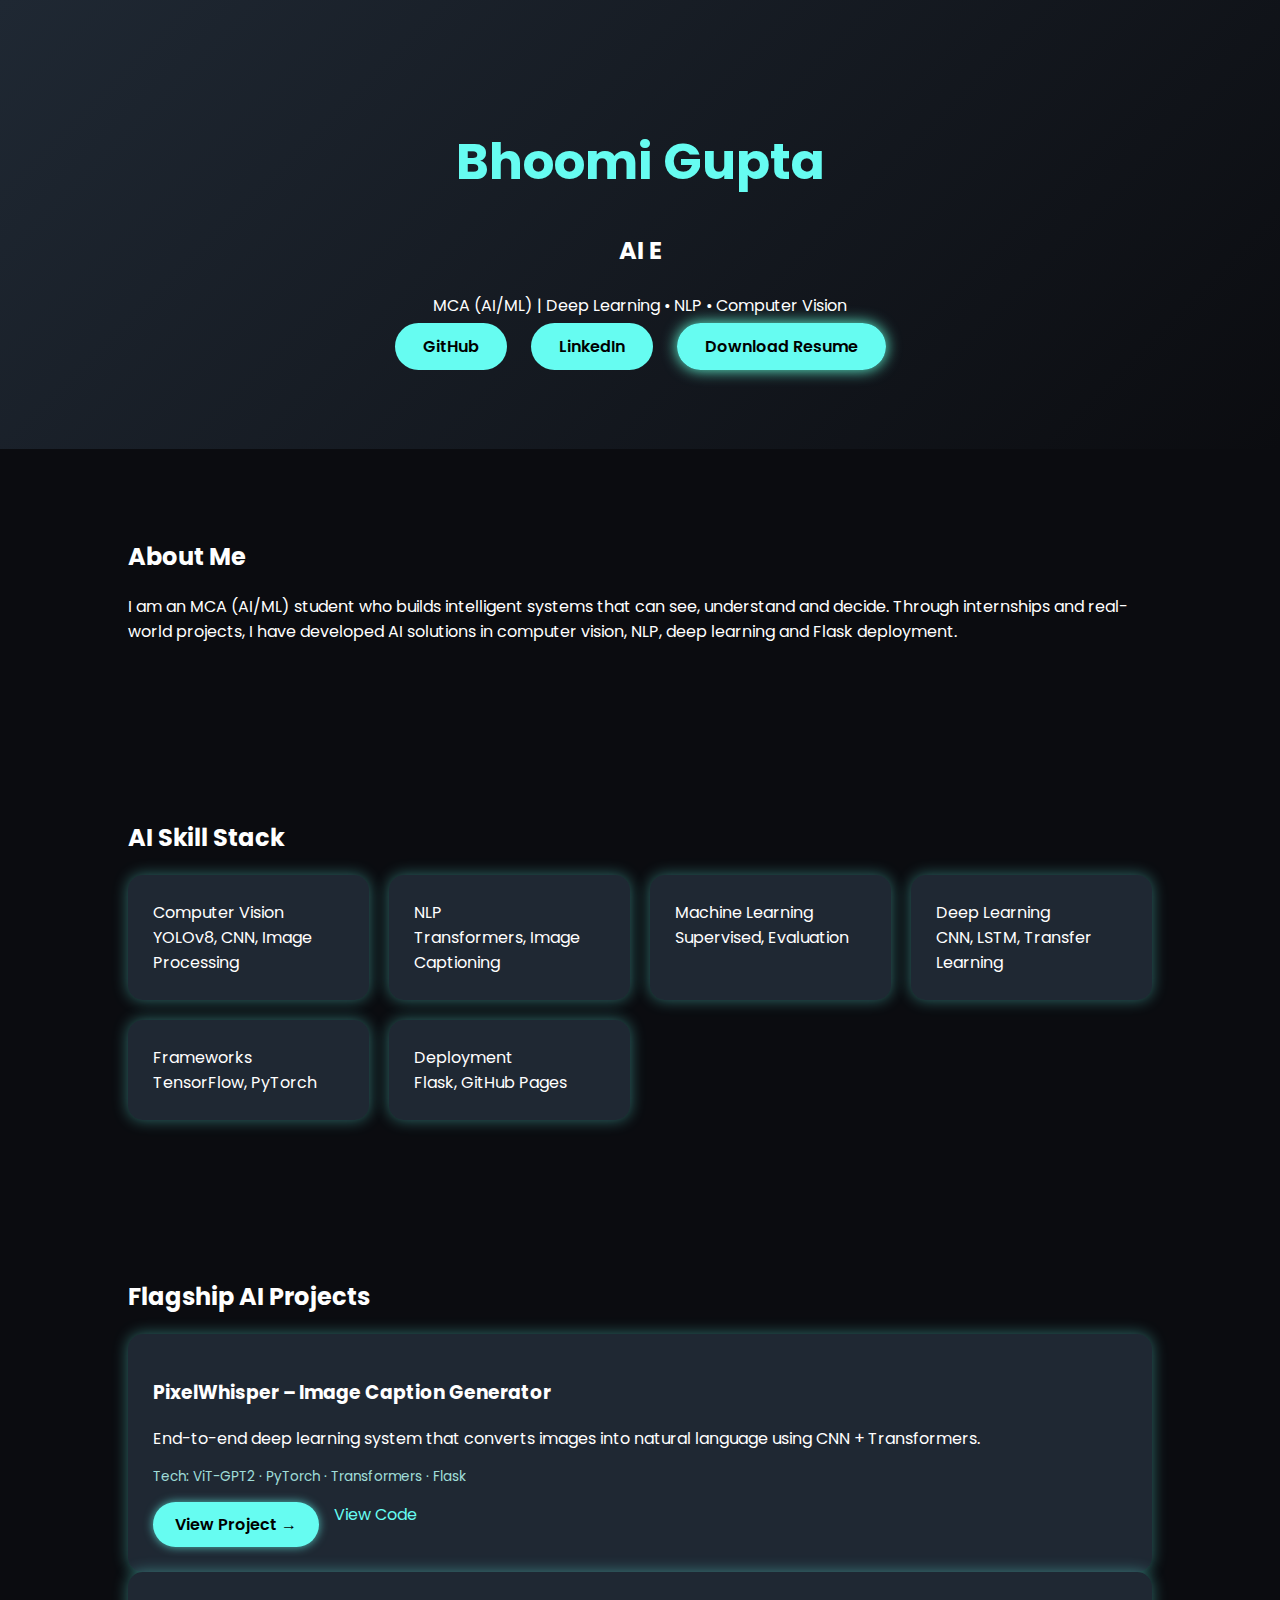
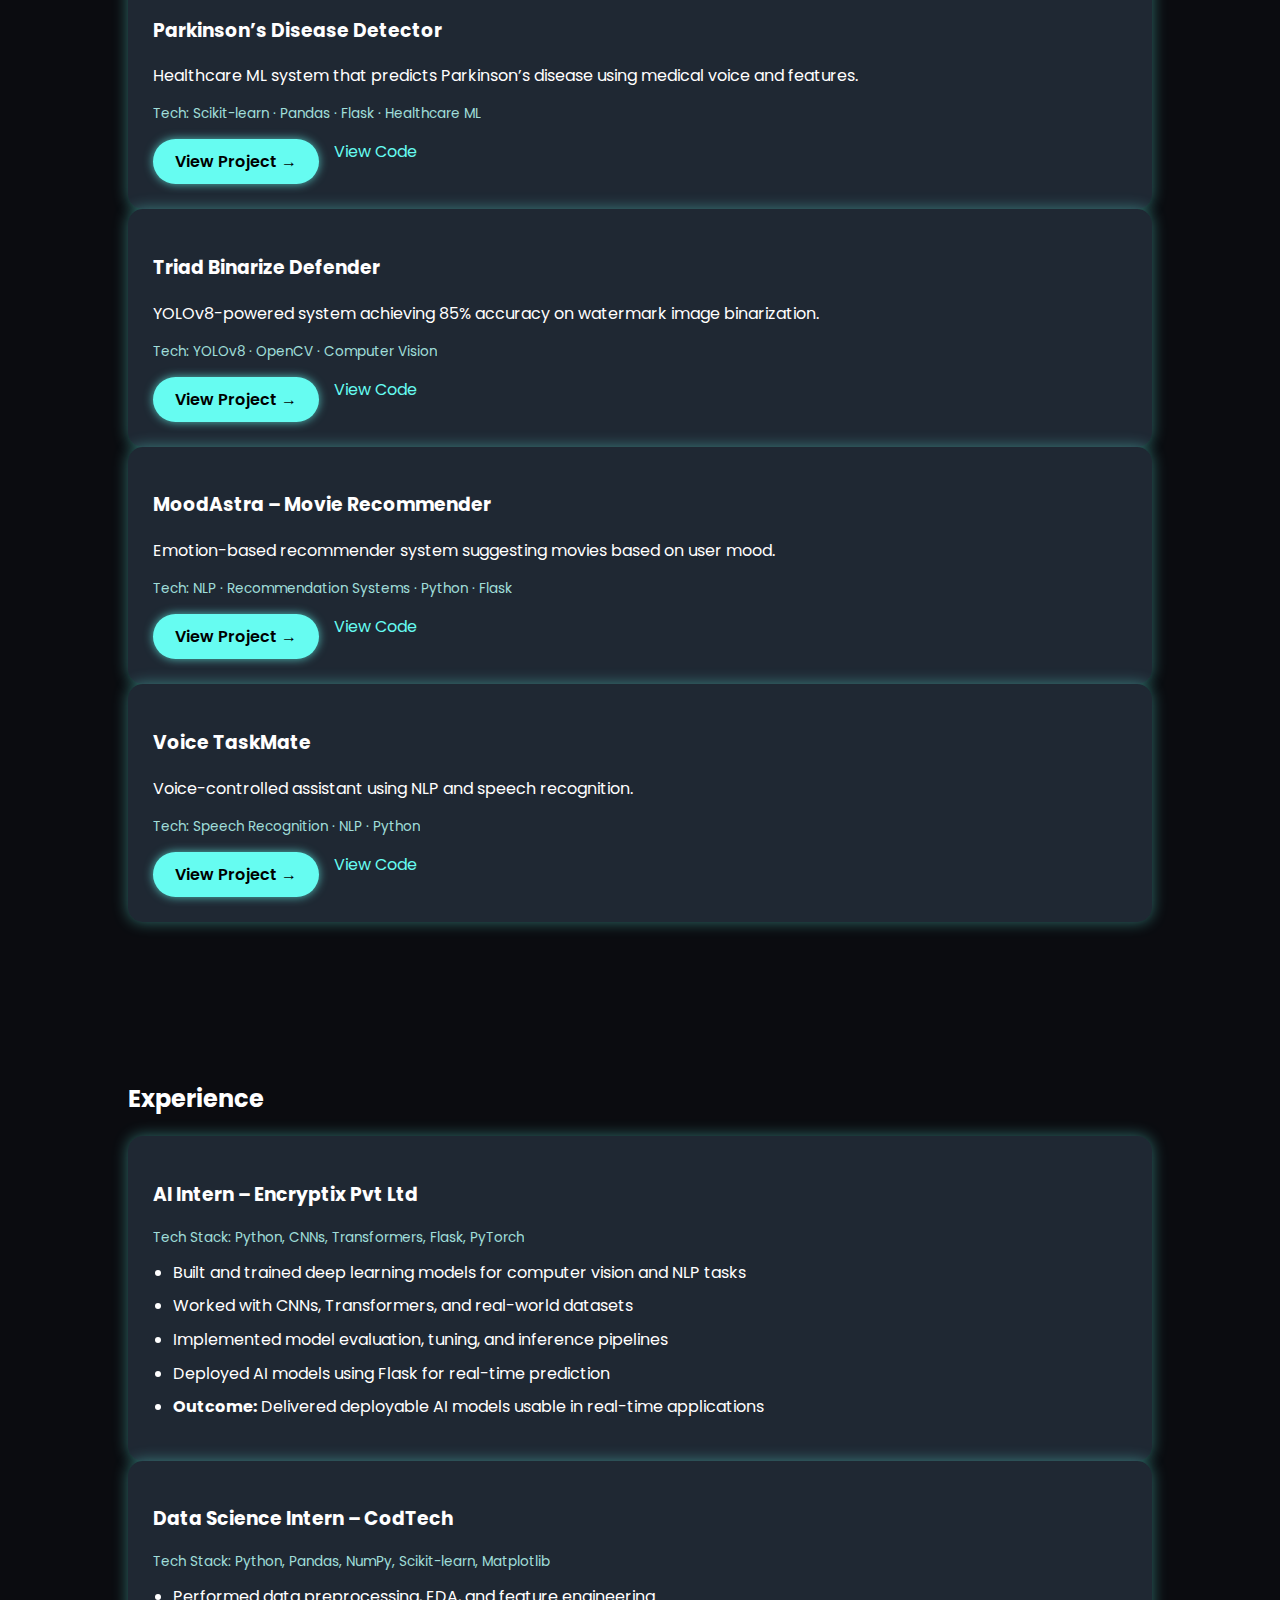
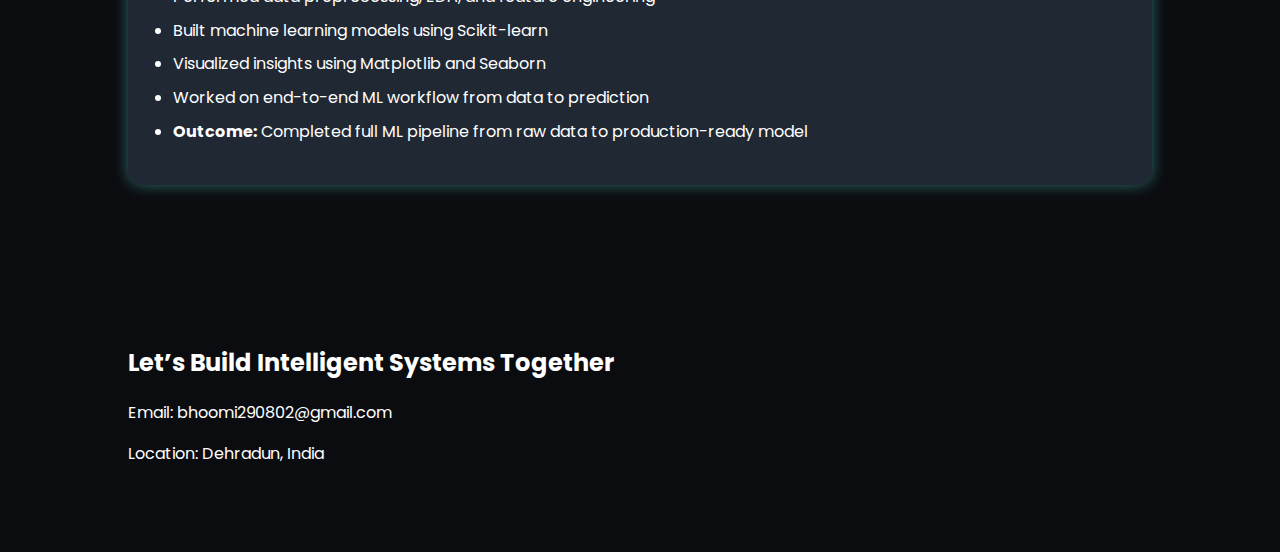
<file: index.html>
<!DOCTYPE html>
<html lang="en">
<head>
<meta charset="UTF-8">
<title>Bhoomi Gupta | AI Engineer</title>
<link rel="stylesheet" href="style.css">
<link href="https://fonts.googleapis.com/css2?family=Poppins:wght@300;400;600&display=swap" rel="stylesheet">
</head>
<body>

<section class="hero">
  <h1>Bhoomi Gupta</h1>
  <h2 id="typing"></h2>
  <p>MCA (AI/ML) | Deep Learning • NLP • Computer Vision</p>
  <div class="buttons">
    <a href="https://github.com/Bhoomigupta603" target="_blank">GitHub</a>
    <a href="https://www.linkedin.com/in/data-bhoomigupta/" target="_blank">LinkedIn</a>
    <a href="https://drive.google.com/file/d/1-IB-t6SNCybbnRMhl7oxT1YqUz5wPotI/view?usp=sharing" target="_blank" class="resume-btn">Download Resume</a>
  </div>
</section>

<section class="about">
<h2>About Me</h2>
<p>
I am an MCA (AI/ML) student who builds intelligent systems that can see, understand and decide.
Through internships and real-world projects, I have developed AI solutions in computer vision, NLP,
deep learning and Flask deployment.
</p>
</section>

<section class="skills">
<h2>AI Skill Stack</h2>
<div class="grid">
  <div>Computer Vision<br><span>YOLOv8, CNN, Image Processing</span></div>
  <div>NLP<br><span>Transformers, Image Captioning</span></div>
  <div>Machine Learning<br><span>Supervised, Evaluation</span></div>
  <div>Deep Learning<br><span>CNN, LSTM, Transfer Learning</span></div>
  <div>Frameworks<br><span>TensorFlow, PyTorch</span></div>
  <div>Deployment<br><span>Flask, GitHub Pages</span></div>
</div>
</section>

<section class="projects">
<h2>Flagship AI Projects</h2>

<div class="card">
  <h3>PixelWhisper – Image Caption Generator</h3>
  <p>End-to-end deep learning system that converts images into natural language using CNN + Transformers.</p>
  <p class="tech-line">Tech: ViT-GPT2 · PyTorch · Transformers · Flask</p>
  
  <div class="card-buttons">
    <a href="projects/pixelwhisper.html" class="view-btn">View Project →</a>
    <a href="https://github.com/Bhoomigupta603/-PixelWishper---Smart-Image-Caption-Generator" target="_blank">View Code</a>
  </div>
</div>

<div class="card">
  <h3>Parkinson’s Disease Detector</h3>
  <p>Healthcare ML system that predicts Parkinson’s disease using medical voice and features.</p>
  <p class="tech-line">Tech: Scikit-learn · Pandas · Flask · Healthcare ML</p>
  
  <div class="card-buttons">
    <a href="projects/parkinson.html" class="view-btn">View Project →</a>
    <a href="https://github.com/Bhoomigupta603/Parkinson-Disease-Detector" target="_blank">View Code</a>
  </div>
</div>

<div class="card">
  <h3>Triad Binarize Defender</h3>
  <p>YOLOv8-powered system achieving 85% accuracy on watermark image binarization.</p>
  <p class="tech-line">Tech: YOLOv8 · OpenCV · Computer Vision</p>

  <div class="card-buttons">
    <a href="projects/triad.html" class="view-btn">View Project →</a>
    <a href="https://github.com/Bhoomigupta603/TriadBinarize_Defender_in_Watermark_Images" target="_blank">View Code</a>
  </div>
</div>

<div class="card">
  <h3>MoodAstra – Movie Recommender</h3>
  <p>Emotion-based recommender system suggesting movies based on user mood.</p>
  <p class="tech-line">Tech: NLP · Recommendation Systems · Python · Flask</p>

  <div class="card-buttons">
    <a href="projects/moodastra.html" class="view-btn">View Project →</a>
    <a href="https://github.com/Bhoomigupta603/MoodAstra---Mood-based-Movie-Recommender" target="_blank">View Code</a>
  </div>
</div>

<div class="card">
  <h3>Voice TaskMate</h3>
  <p>Voice-controlled assistant using NLP and speech recognition.</p>
  <p class="tech-line">Tech: Speech Recognition · NLP · Python</p>

  <div class="card-buttons">
    <a href="projects/voicetaskmate.html" class="view-btn">View Project →</a>
    <a href="https://github.com/Bhoomigupta603/Voice-Taskmate" target="_blank">View Code</a>
  </div>
</div>

</section>


<section class="experience">
<h2>Experience</h2>

<div class="card">
  <h3>AI Intern – Encryptix Pvt Ltd</h3>
  <p class="tech-line">
Tech Stack: Python, CNNs, Transformers, Flask, PyTorch
</p>
  <ul class="exp-list">
    <li>Built and trained deep learning models for computer vision and NLP tasks</li>
    <li>Worked with CNNs, Transformers, and real-world datasets</li>
    <li>Implemented model evaluation, tuning, and inference pipelines</li>
    <li>Deployed AI models using Flask for real-time prediction</li>

     <li><strong>Outcome:</strong> Delivered deployable AI models usable in real-time applications</li>
  </ul>
</div>

<div class="card">
  <h3>Data Science Intern – CodTech</h3>
  <p class="tech-line">
Tech Stack: Python, Pandas, NumPy, Scikit-learn, Matplotlib
</p>
  <ul class="exp-list">
    <li>Performed data preprocessing, EDA, and feature engineering</li>
    <li>Built machine learning models using Scikit-learn</li>
    <li>Visualized insights using Matplotlib and Seaborn</li>
    <li>Worked on end-to-end ML workflow from data to prediction</li>

    <li><strong>Outcome:</strong> Completed full ML pipeline from raw data to production-ready model</li>
  </ul>
</div>

</section>


<section class="contact">
<h2>Let’s Build Intelligent Systems Together</h2>
<p>Email: bhoomi290802@gmail.com</p>
<p>Location: Dehradun, India</p>
</section>

<script src="script.js"></script>
</body>
</html>
</file>
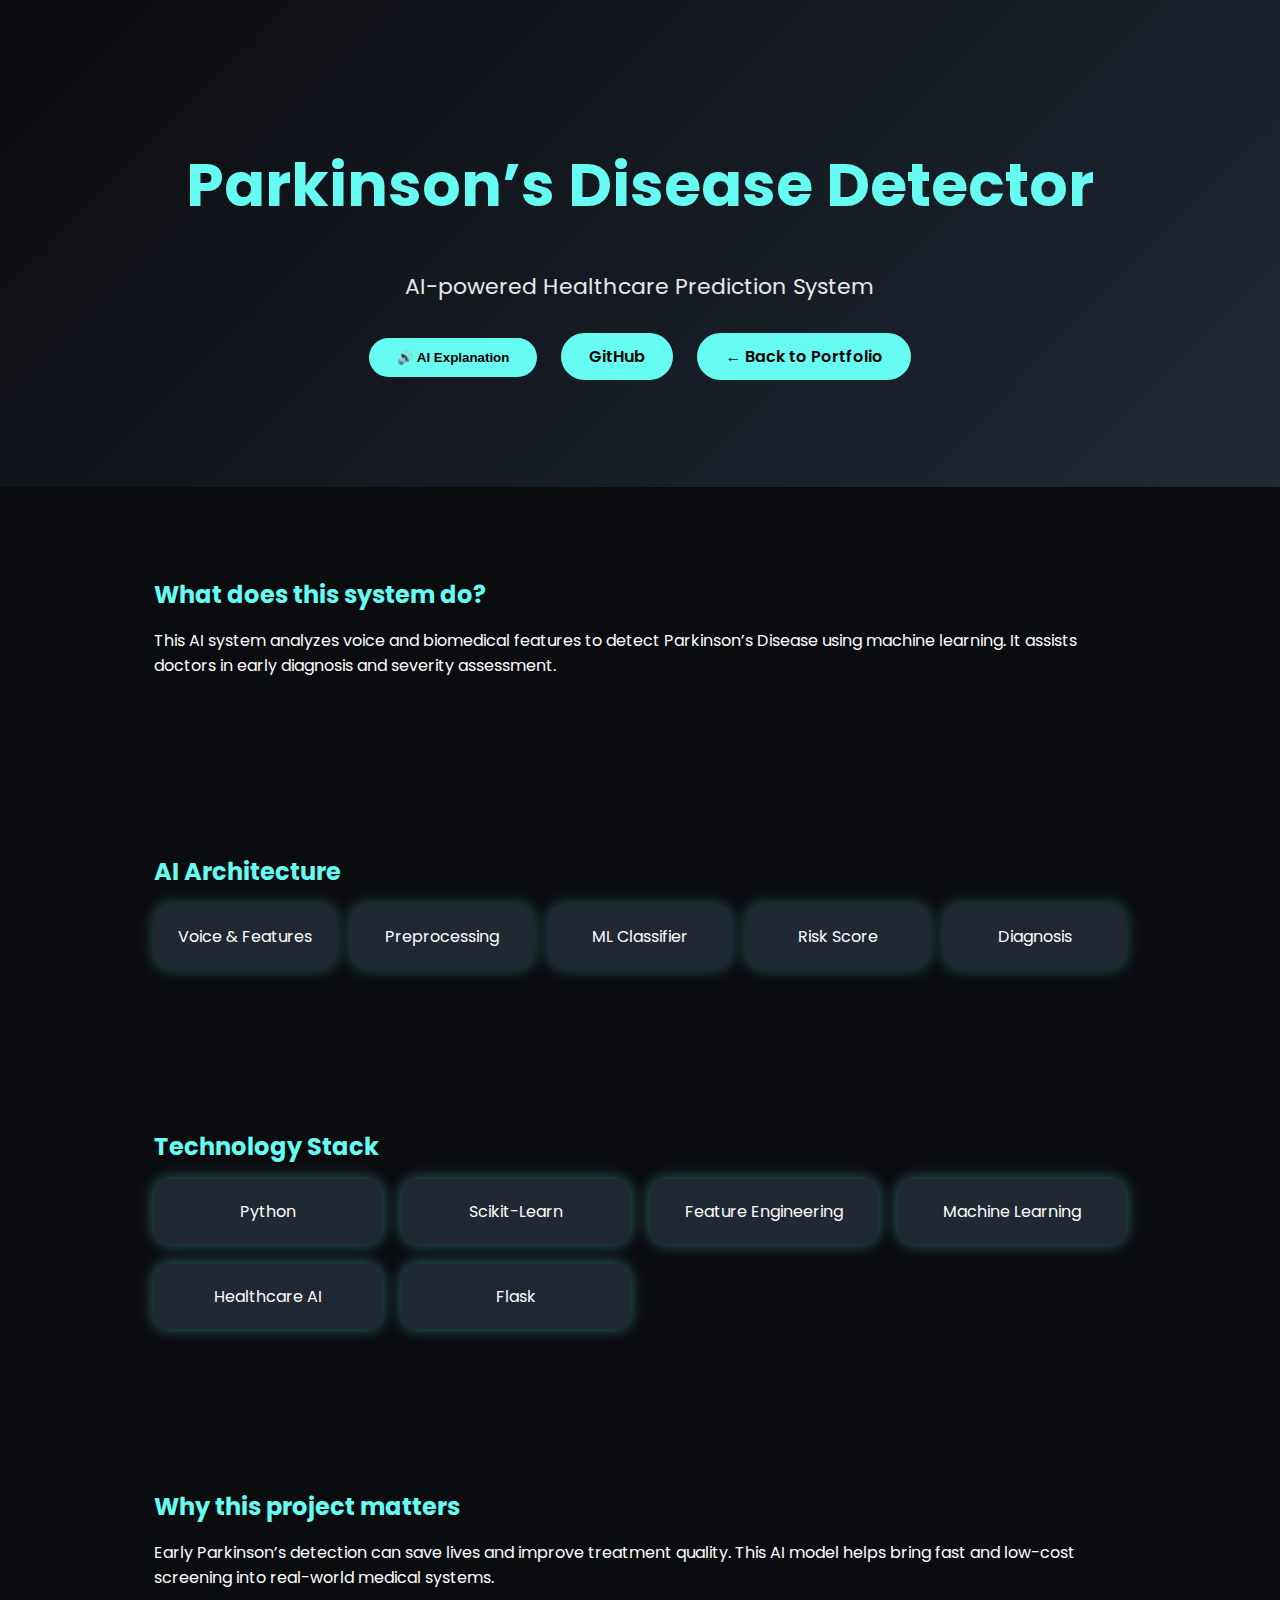
<file: projects/parkinson.html>
<!DOCTYPE html>
<html lang="en">
<head>
<meta charset="UTF-8">
<title>Parkinson’s Disease Detector</title>
<link rel="stylesheet" href="../style.css">
<link href="https://fonts.googleapis.com/css2?family=Poppins:wght@300;400;600&display=swap" rel="stylesheet">
</head>
<body>

<section class="project-hero">
  <h1>Parkinson’s Disease Detector</h1>
  <p class="tagline">AI-powered Healthcare Prediction System</p>

  <div class="project-buttons">
    <button onclick="speak()">🔊 AI Explanation</button>
    <a href="https://github.com/Bhoomigupta603/Parkinson-Disease-Detector" target="_blank">GitHub</a>
    <a href="../index.html">← Back to Portfolio</a>
  </div>
</section>

<section class="project-section">
  <h2>What does this system do?</h2>
  <p>
This AI system analyzes voice and biomedical features to detect Parkinson’s Disease using machine learning.
It assists doctors in early diagnosis and severity assessment.
  </p>
</section>

<section class="project-section">
  <h2>AI Architecture</h2>
  <div class="pipeline">
    <div>Voice & Features</div>
    <div>Preprocessing</div>
    <div>ML Classifier</div>
    <div>Risk Score</div>
    <div>Diagnosis</div>
  </div>
</section>

<section class="project-section">
  <h2>Technology Stack</h2>
  <div class="tech-grid">
    <div>Python</div>
    <div>Scikit-Learn</div>
    <div>Feature Engineering</div>
    <div>Machine Learning</div>
    <div>Healthcare AI</div>
    <div>Flask</div>
  </div>
</section>

<section class="project-section">
  <h2>Why this project matters</h2>
  <p>
Early Parkinson’s detection can save lives and improve treatment quality. This AI model helps bring fast and
low-cost screening into real-world medical systems.
  </p>
</section>

<script>
function speak(){
  const text = "This system uses machine learning to analyze medical voice signals and predict Parkinson’s disease with high accuracy.";
  const s = new SpeechSynthesisUtterance(text);
  speechSynthesis.speak(s);
}
</script>

</body>
</html>
</file>
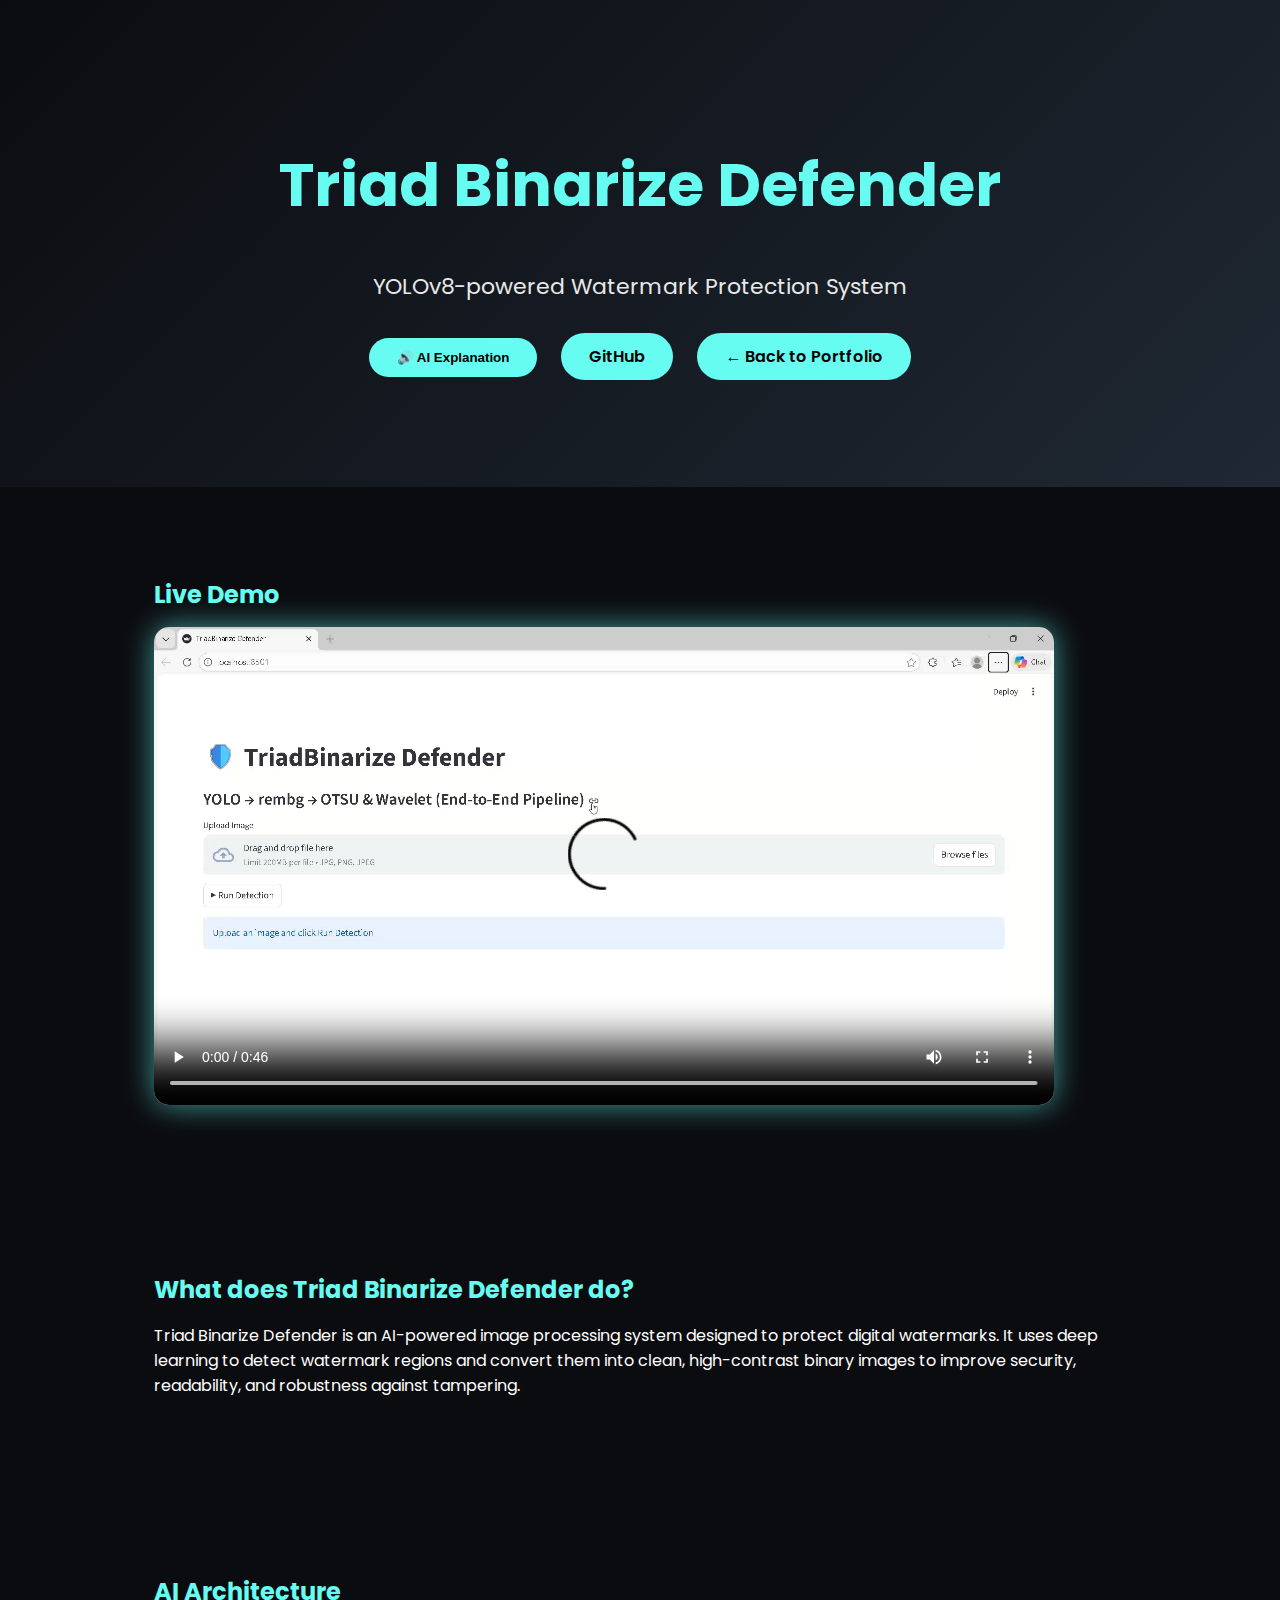
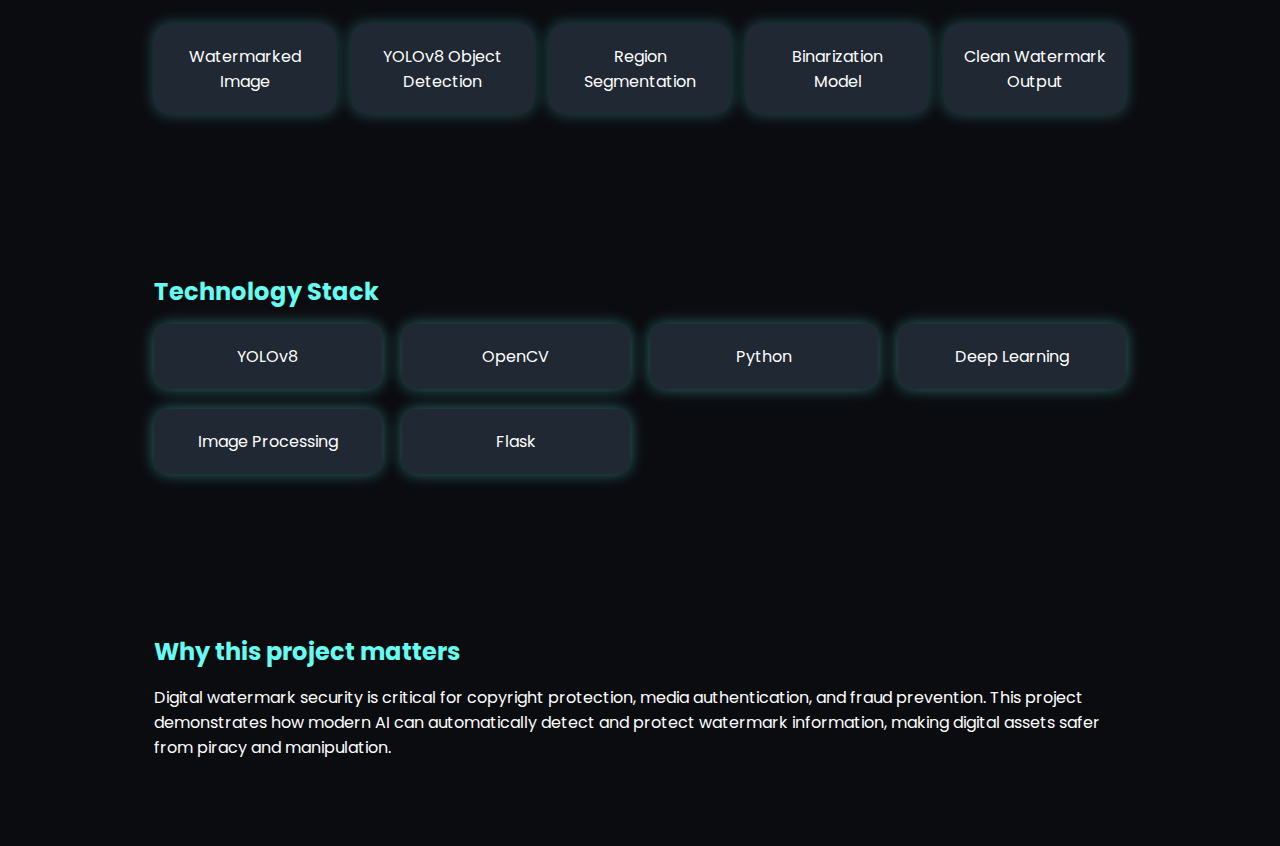
<file: projects/triad.html>
<!DOCTYPE html>
<html lang="en">
<head>
<meta charset="UTF-8">
<title>Triad Binarize Defender – Watermark Protection AI</title>
<link rel="stylesheet" href="../style.css">
<link href="https://fonts.googleapis.com/css2?family=Poppins:wght@300;400;600&display=swap" rel="stylesheet">
</head>

<body>

<section class="project-hero">
  <h1>Triad Binarize Defender</h1>
  <p class="tagline">YOLOv8-powered Watermark Protection System</p>

  <div class="project-buttons">
    <button onclick="speak()">🔊 AI Explanation</button>
    <a href="https://github.com/Bhoomigupta603/TriadBinarize_Defender_in_Watermark_Images" target="_blank">GitHub</a>
    <a href="../index.html">← Back to Portfolio</a>
  </div>
</section>

<section class="project-section">
  <h2>Live Demo</h2>
  <div class="video-box">
    <video controls>
      <source src="../videos/TriadBinarize_ Defender.mp4" type="video/mp4">
    </video>
  </div>
</section>

<section class="project-section">
  <h2>What does Triad Binarize Defender do?</h2>
  <p>
Triad Binarize Defender is an AI-powered image processing system designed to protect digital watermarks.
It uses deep learning to detect watermark regions and convert them into clean, high-contrast binary images
to improve security, readability, and robustness against tampering.
  </p>
</section>

<section class="project-section">
  <h2>AI Architecture</h2>
  <div class="pipeline">
    <div>Watermarked Image</div>
    <div>YOLOv8 Object Detection</div>
    <div>Region Segmentation</div>
    <div>Binarization Model</div>
    <div>Clean Watermark Output</div>
  </div>
</section>

<section class="project-section">
  <h2>Technology Stack</h2>
  <div class="tech-grid">
    <div>YOLOv8</div>
    <div>OpenCV</div>
    <div>Python</div>
    <div>Deep Learning</div>
    <div>Image Processing</div>
    <div>Flask</div>
  </div>
</section>

<section class="project-section">
  <h2>Why this project matters</h2>
  <p>
Digital watermark security is critical for copyright protection, media authentication, and fraud prevention.
This project demonstrates how modern AI can automatically detect and protect watermark information,
making digital assets safer from piracy and manipulation.
  </p>
</section>

<script>
function speak(){
  const text = "Triad Binarize Defender is an artificial intelligence system that detects and protects watermarks in images using YOLOv8 and deep learning based binarization.";
  const speech = new SpeechSynthesisUtterance(text);
  speech.rate = 0.9;
  speech.pitch = 1;
  speech.volume = 1;
  speechSynthesis.speak(speech);
}
</script>

</body>
</html>
</file>
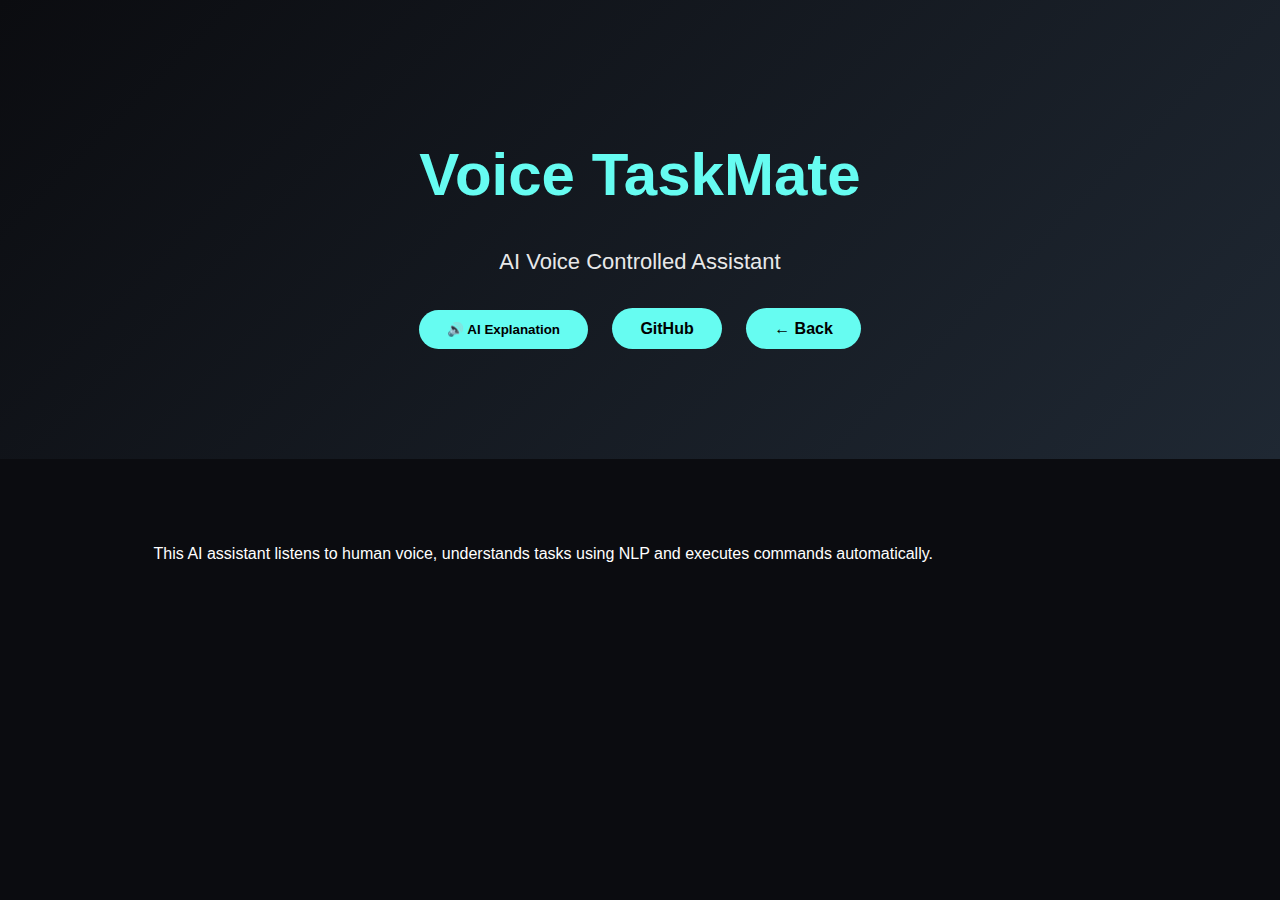
<file: projects/voicetaskmate.html>
<!DOCTYPE html>
<html>
<head>
<title>Voice TaskMate</title>
<link rel="stylesheet" href="../style.css">
</head>
<body>

<section class="project-hero">
<h1>Voice TaskMate</h1>
<p class="tagline">AI Voice Controlled Assistant</p>

<div class="project-buttons">
<button onclick="speak()">🔊 AI Explanation</button>
<a href="https://github.com/Bhoomigupta603/Voice-Taskmate" target="_blank">GitHub</a>
<a href="../index.html">← Back</a>
</div>
</section>

<section class="project-section">
<p>This AI assistant listens to human voice, understands tasks using NLP and executes commands automatically.</p>
</section>

<script>
function speak(){
  speechSynthesis.speak(new SpeechSynthesisUtterance("Voice TaskMate is an artificial intelligence assistant that understands spoken commands and performs tasks."));
}
</script>

</body>
</html>
</file>
<file: style.css>
body{
margin:0;
font-family:'Poppins',sans-serif;
background:#0b0c10;
color:white;
}

.hero{
text-align:center;
padding:90px 20px;
background:linear-gradient(135deg,#1f2833,#0b0c10);
}

.hero h1{font-size:50px;color:#66fcf1;}
.hero h2{height:40px;}

.buttons a{
margin:10px;
padding:12px 28px;
background:#66fcf1;
color:black;
text-decoration:none;
border-radius:30px;
font-weight:600;
}

.about,.skills,.projects,.experience,.contact{
padding:70px 10%;
}

.grid{
display:grid;
grid-template-columns:repeat(auto-fit,minmax(220px,1fr));
gap:20px;
}

.grid div,.card{
background:#1f2833;
padding:25px;
border-radius:15px;
box-shadow:0 0 15px rgba(102,252,241,0.4);
transition:0.3s;
}

.card:hover{transform:scale(1.05);}

.card a{
color:#66fcf1;
text-decoration:none;
}

/* ===== PixelWhisper Project Page ===== */

.project-hero{
  text-align:center;
  padding:100px 20px;
  background:linear-gradient(135deg,#0b0c10,#1f2833);
}

.project-hero h1{
  font-size:60px;
  color:#66fcf1;
}

.tagline{
  font-size:22px;
  opacity:0.9;
}

.project-buttons{
  margin-top:25px;
}

.project-buttons a,
.project-buttons button{
  margin:10px;
  padding:12px 28px;
  background:#66fcf1;
  color:black;
  text-decoration:none;
  border-radius:30px;
  border:none;
  font-weight:600;
  cursor:pointer;
}

.project-section{
  padding:70px 12%;
}

.project-section h2{
  color:#66fcf1;
  margin-bottom:15px;
}

.video-box video{
  width:100%;
  max-width:900px;
  border-radius:15px;
  box-shadow:0 0 30px rgba(102,252,241,0.6);
}

.pipeline{
  display:grid;
  grid-template-columns:repeat(auto-fit,minmax(160px,1fr));
  gap:15px;
}

.pipeline div{
  background:#1f2833;
  padding:20px;
  border-radius:15px;
  text-align:center;
  box-shadow:0 0 15px rgba(102,252,241,0.3);
}

.tech-grid{
  display:grid;
  grid-template-columns:repeat(auto-fit,minmax(200px,1fr));
  gap:20px;
}

.tech-grid div{
  background:#1f2833;
  padding:20px;
  border-radius:15px;
  box-shadow:0 0 15px rgba(102,252,241,0.4);
  text-align:center;
}

/* ===== Project Card Buttons ===== */

.card-buttons{
  display:flex;
  gap:15px;
  margin-top:15px;
}

.view-btn{
  background:#66fcf1;
  color:black;
  padding:10px 22px;
  border-radius:25px;
  text-decoration:none;
  font-weight:600;
  box-shadow:0 0 10px rgba(102,252,241,0.7);
  transition:0.3s;
}

.view-btn:hover{
  transform:scale(1.08);
}

.resume-btn {
  background: #64ffda;
  color: #000;
  font-weight: 600;
  box-shadow: 0 0 15px #64ffda;
}

.exp-list{
  margin-top: 12px;
  padding-left: 20px;
}

.exp-list li{
  margin-bottom: 8px;
  line-height: 1.6;
}

.tech-line {
  font-size: 0.85rem;
  opacity: 0.85;
  margin: 6px 0 12px;
  color: #b8fdf6;
}

.card .view-btn{
  color: #000 !important;
}

.card .view-btn:hover{
  color: #000;
}
</file>
